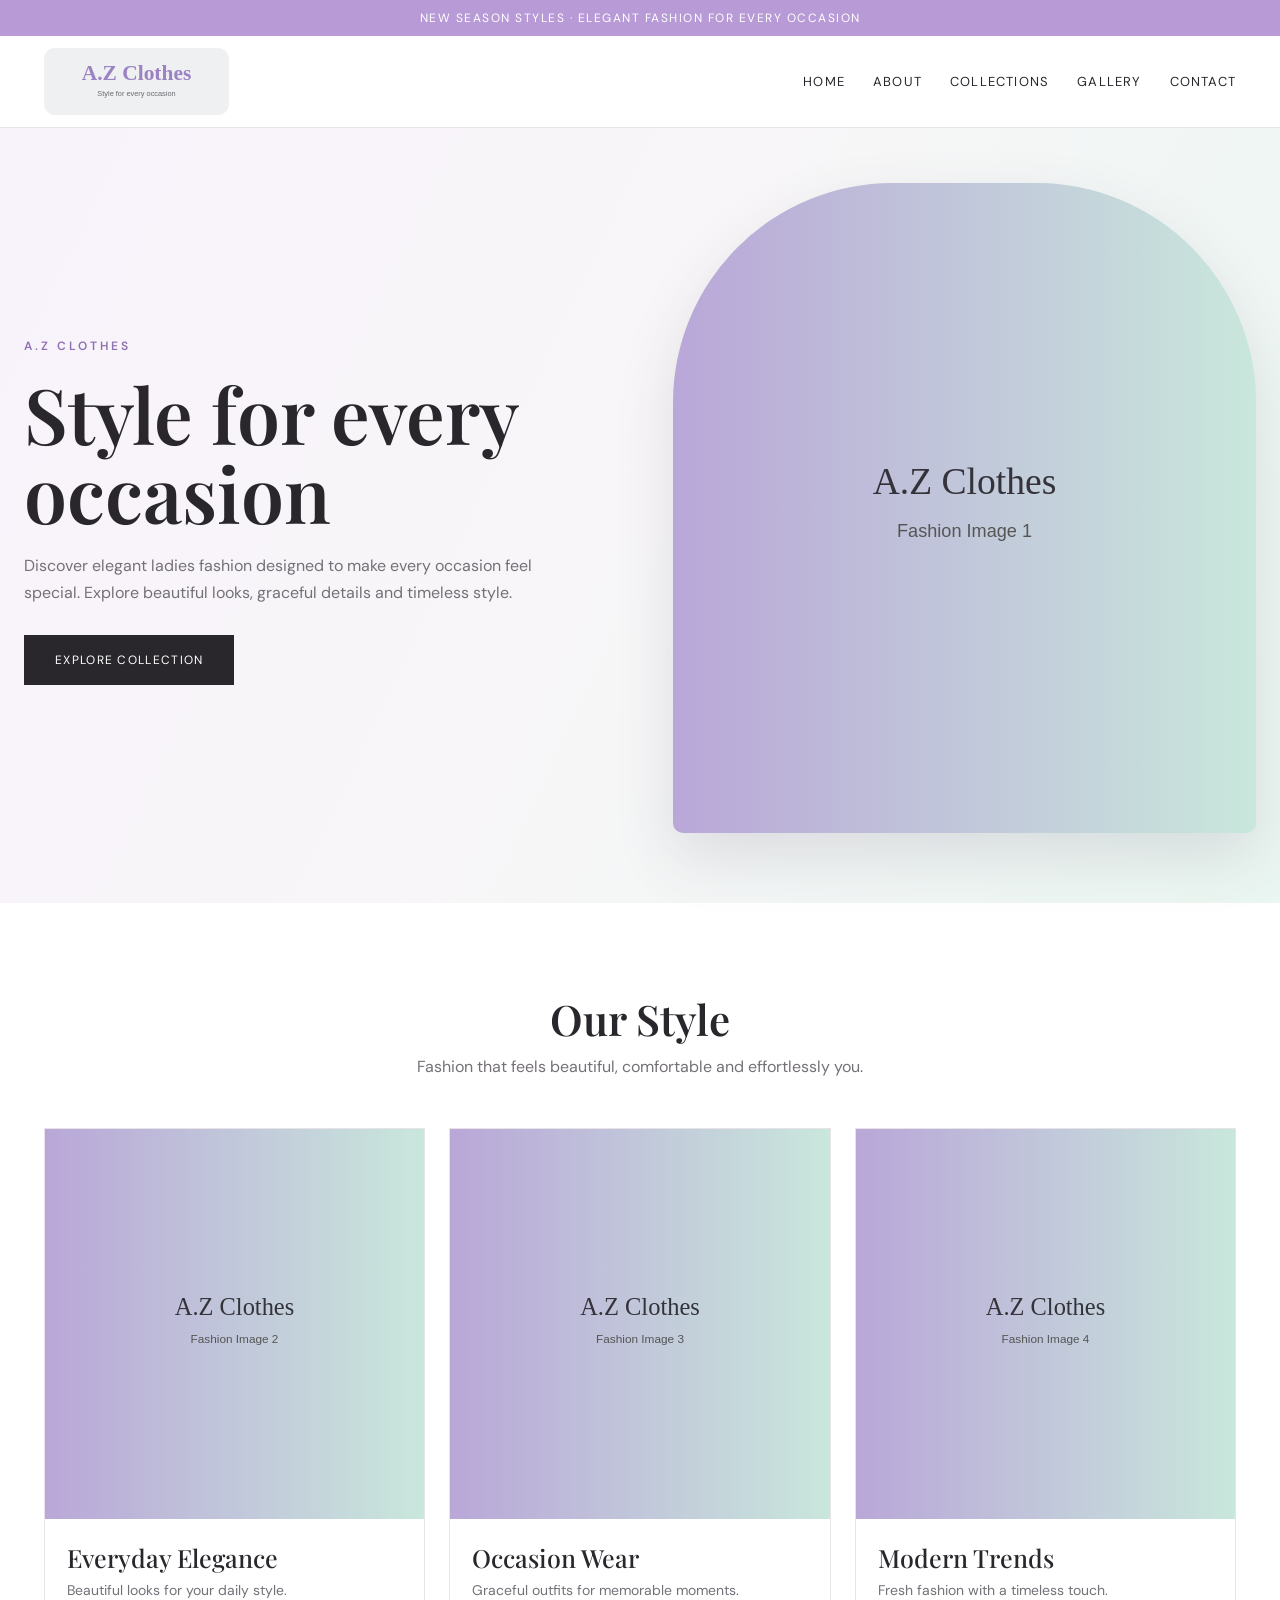
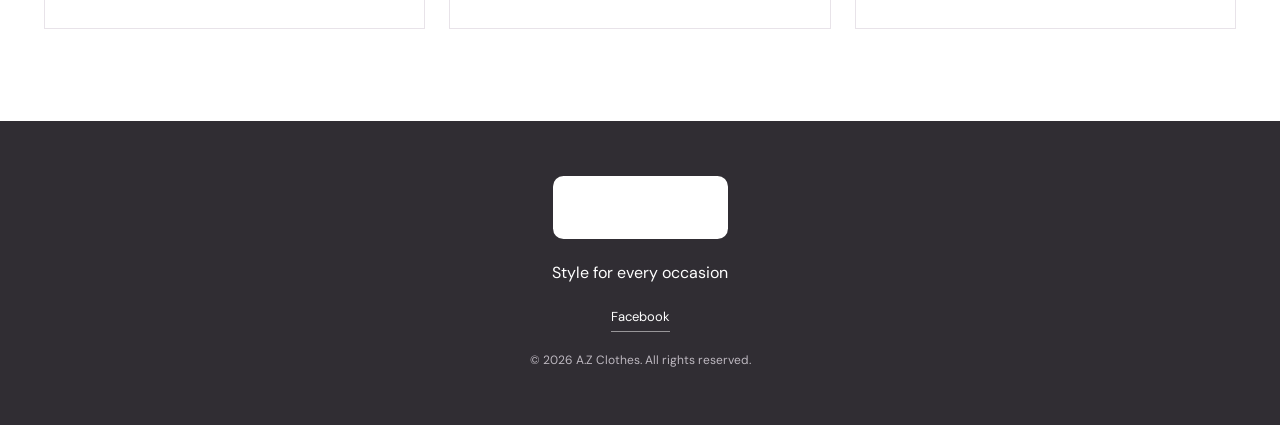
<file: index.html>
<!DOCTYPE html><html lang="en"><head><meta charset="UTF-8"><meta name="viewport" content="width=device-width,initial-scale=1.0"><title>Home | A.Z Clothes</title><link rel="stylesheet" href="style.css"></head><body>
<div class="announcement">New season styles · Elegant fashion for every occasion</div><header><div class="nav"><a class="brand" href="index.html"><img class="logo" src="images/logo.svg" alt="A.Z Clothes logo"></a><nav><a href="index.html">Home</a><a href="about.html">About</a><a href="collections.html">Collections</a><a href="gallery.html">Gallery</a><a href="contact.html">Contact</a></nav></div></header><main><section class="hero"><div class="hero-inner"><div><span class="eyebrow">A.Z Clothes</span><h1>Style for every occasion</h1><p>Discover elegant ladies fashion designed to make every occasion feel special. Explore beautiful looks, graceful details and timeless style.</p><a class="btn" href="collections.html">Explore Collection</a></div><div class="hero-img"><img src="images/fashion1.svg" alt="A.Z Clothes fashion"></div></div></section><section class="section"><h2 class="section-title">Our Style</h2><p class="section-sub">Fashion that feels beautiful, comfortable and effortlessly you.</p><div class="cards"><article class="card"><img src="images/fashion2.svg"><div class="card-body"><h3>Everyday Elegance</h3><p>Beautiful looks for your daily style.</p></div></article><article class="card"><img src="images/fashion3.svg"><div class="card-body"><h3>Occasion Wear</h3><p>Graceful outfits for memorable moments.</p></div></article><article class="card"><img src="images/fashion4.svg"><div class="card-body"><h3>Modern Trends</h3><p>Fresh fashion with a timeless touch.</p></div></article></div></section></main><footer><img class="footer-logo" src="images/logo.svg" alt="A.Z Clothes"><p>Style for every occasion</p><div class="social"><a href="https://www.facebook.com/share/1EngTQccA9/" target="_blank">Facebook</a></div><p class="footer-copy">© 2026 A.Z Clothes. All rights reserved.</p></footer></body></html>
</file>
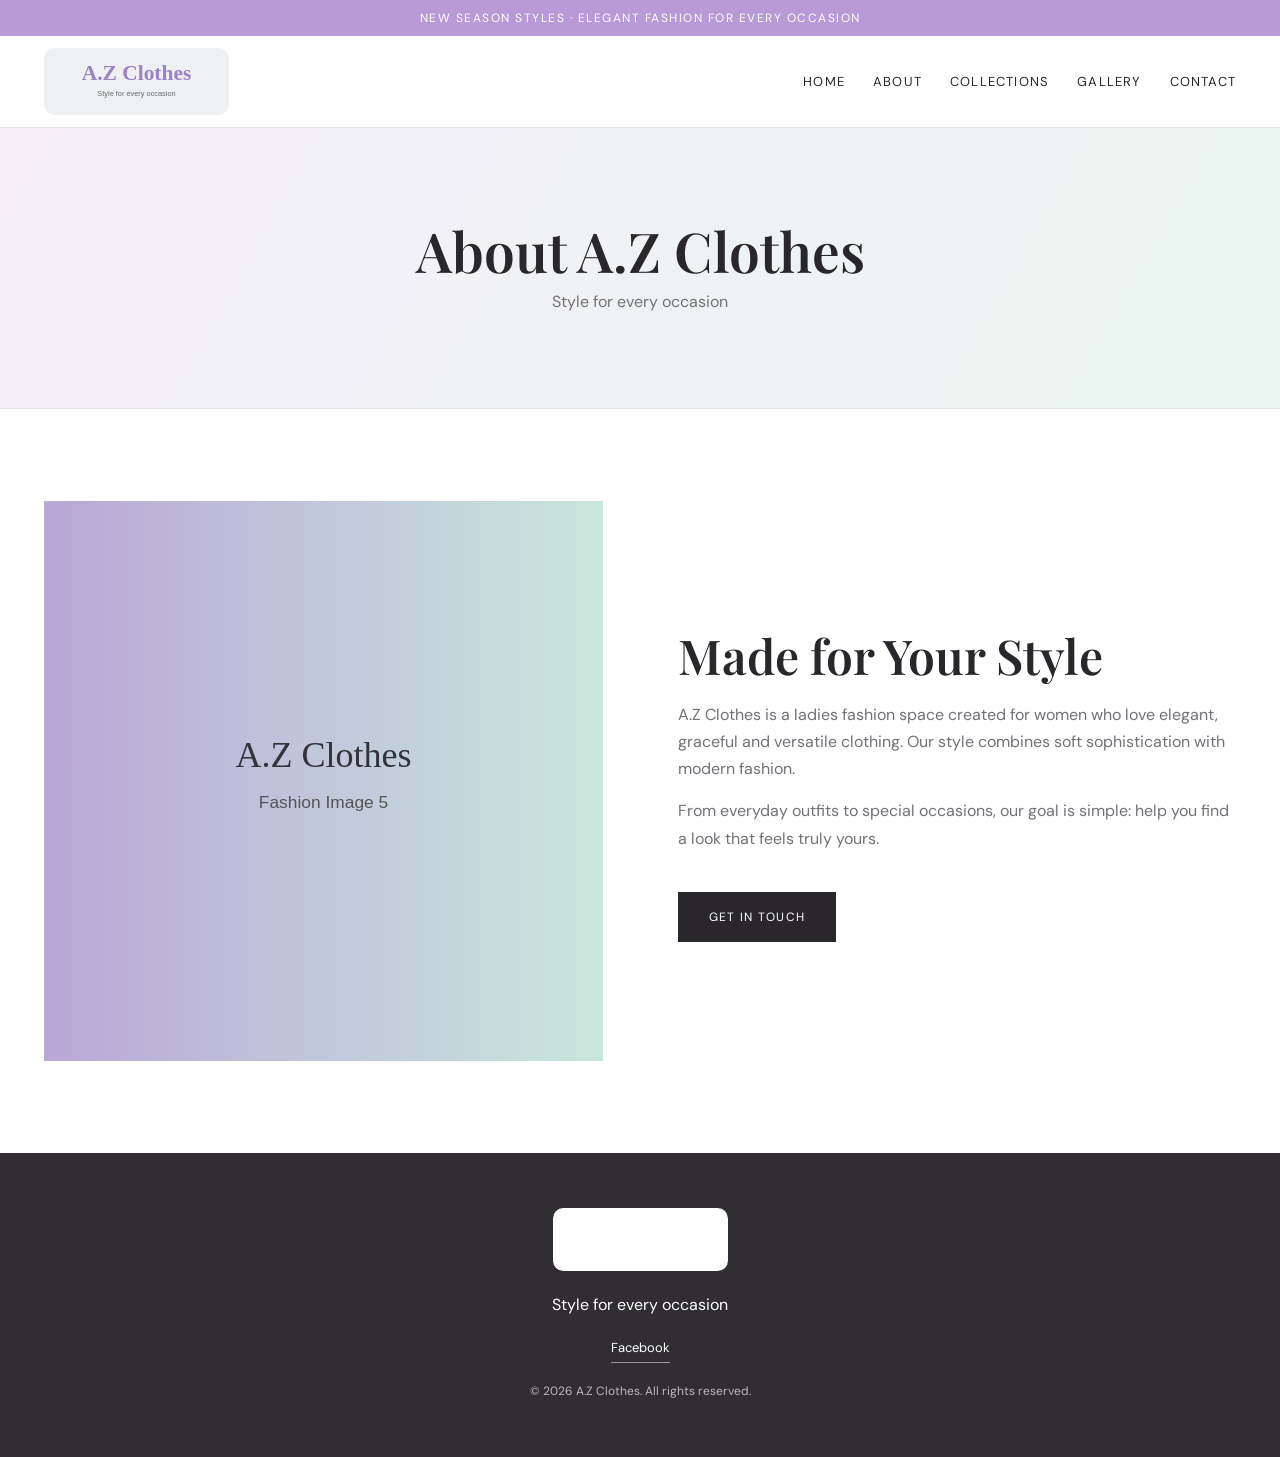
<file: about.html>
<!DOCTYPE html><html lang="en"><head><meta charset="UTF-8"><meta name="viewport" content="width=device-width,initial-scale=1.0"><title>About Us | A.Z Clothes</title><link rel="stylesheet" href="style.css"></head><body>
<div class="announcement">New season styles · Elegant fashion for every occasion</div><header><div class="nav"><a class="brand" href="index.html"><img class="logo" src="images/logo.svg" alt="A.Z Clothes logo"></a><nav><a href="index.html">Home</a><a href="about.html">About</a><a href="collections.html">Collections</a><a href="gallery.html">Gallery</a><a href="contact.html">Contact</a></nav></div></header><main><section class="page-banner"><h1>About A.Z Clothes</h1><p>Style for every occasion</p></section><section class="section about"><div class="two"><img src="images/fashion5.svg"><div><h2>Made for Your Style</h2><p>A.Z Clothes is a ladies fashion space created for women who love elegant, graceful and versatile clothing. Our style combines soft sophistication with modern fashion.</p><p style="margin-top:15px">From everyday outfits to special occasions, our goal is simple: help you find a look that feels truly yours.</p><a class="btn" href="contact.html">Get in Touch</a></div></div></section></main><footer><img class="footer-logo" src="images/logo.svg" alt="A.Z Clothes"><p>Style for every occasion</p><div class="social"><a href="https://www.facebook.com/share/1EngTQccA9/" target="_blank">Facebook</a></div><p class="footer-copy">© 2026 A.Z Clothes. All rights reserved.</p></footer></body></html>
</file>
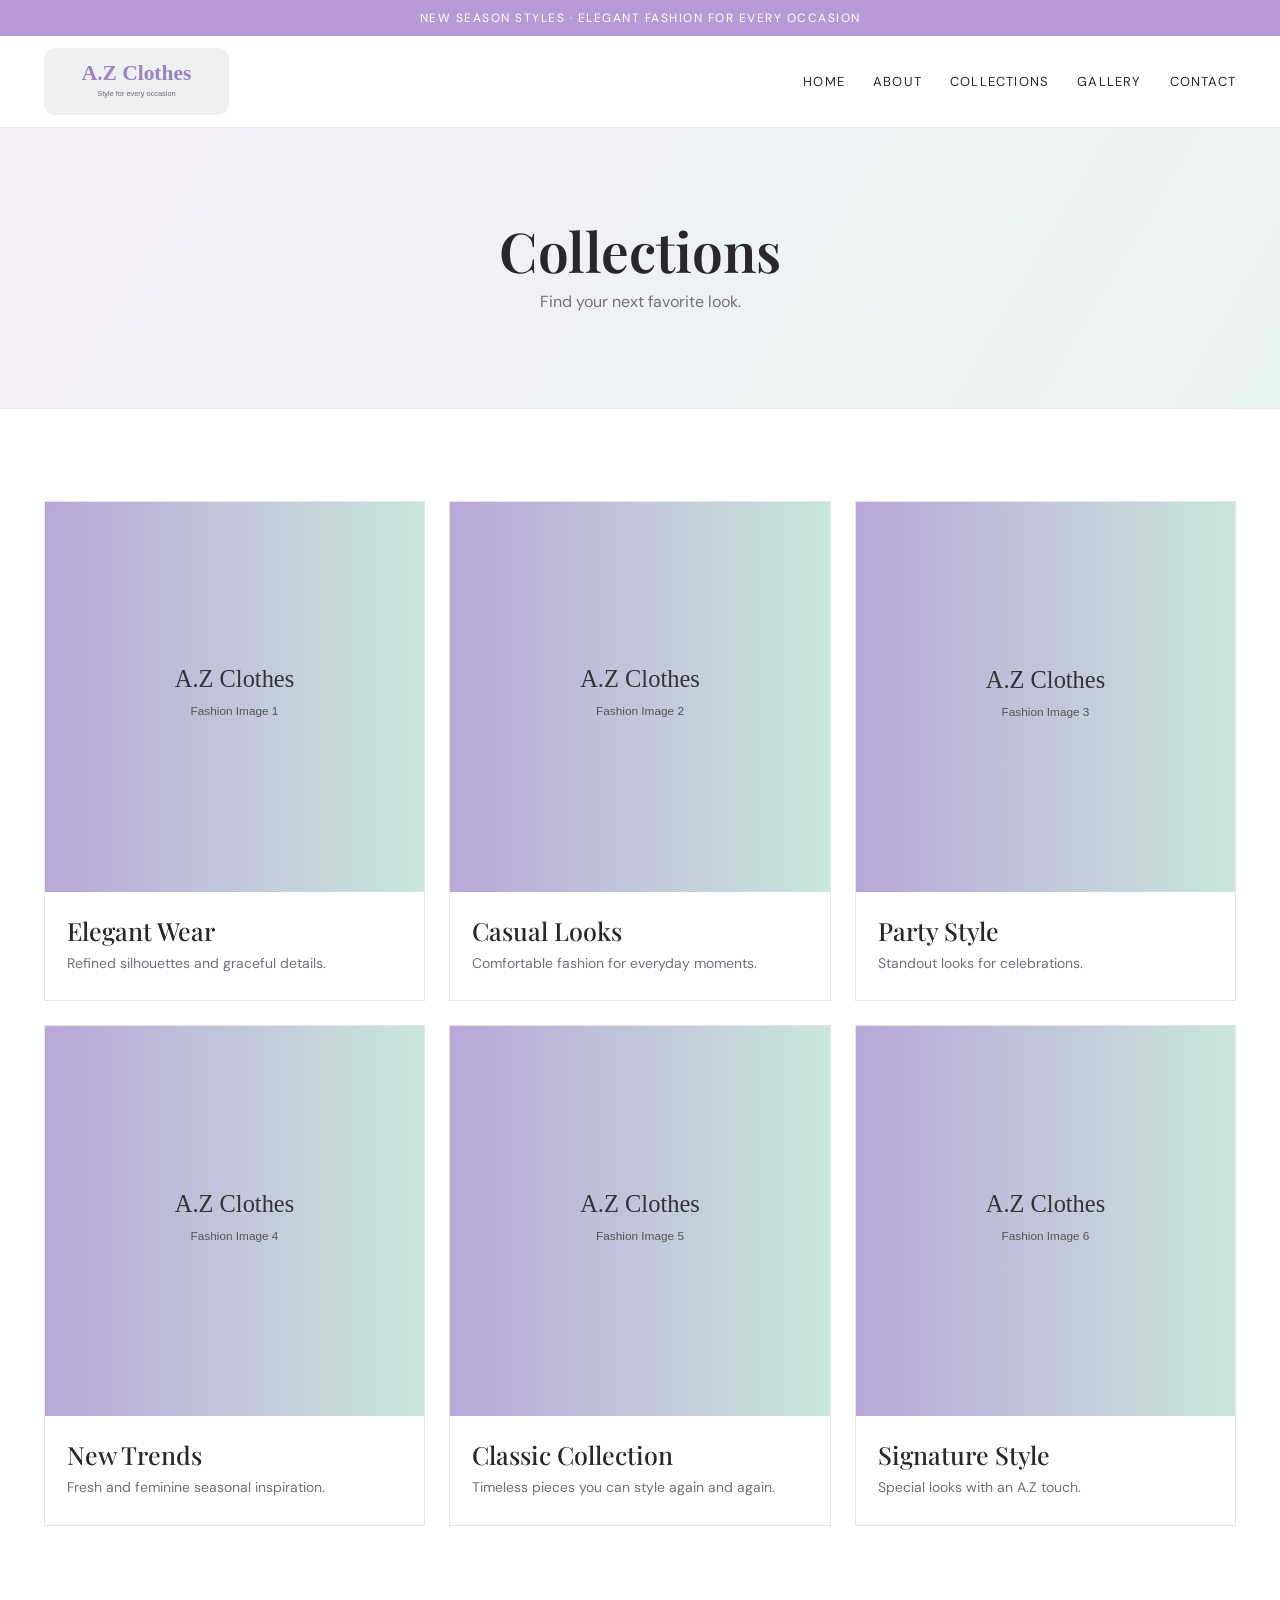
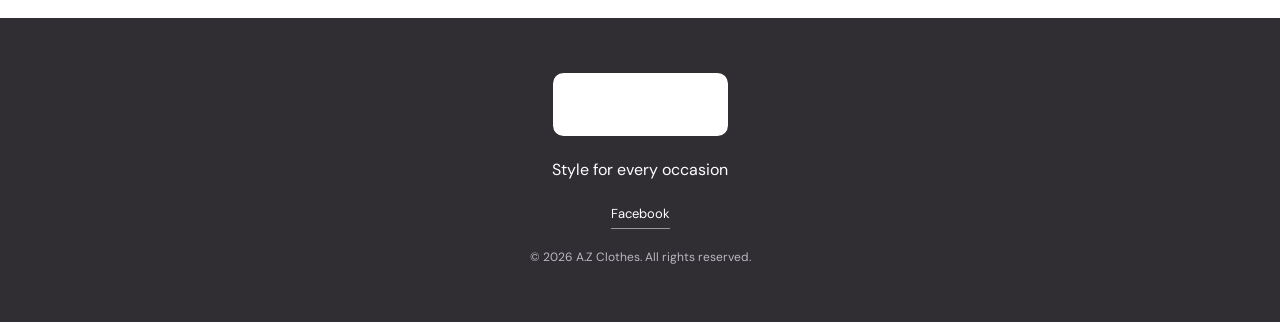
<file: collections.html>
<!DOCTYPE html><html lang="en"><head><meta charset="UTF-8"><meta name="viewport" content="width=device-width,initial-scale=1.0"><title>Collections | A.Z Clothes</title><link rel="stylesheet" href="style.css"></head><body>
<div class="announcement">New season styles · Elegant fashion for every occasion</div><header><div class="nav"><a class="brand" href="index.html"><img class="logo" src="images/logo.svg" alt="A.Z Clothes logo"></a><nav><a href="index.html">Home</a><a href="about.html">About</a><a href="collections.html">Collections</a><a href="gallery.html">Gallery</a><a href="contact.html">Contact</a></nav></div></header><main><section class="page-banner"><h1>Collections</h1><p>Find your next favorite look.</p></section><section class="section"><div class="cards"><article class="card"><img src="images/fashion1.svg"><div class="card-body"><h3>Elegant Wear</h3><p>Refined silhouettes and graceful details.</p></div></article><article class="card"><img src="images/fashion2.svg"><div class="card-body"><h3>Casual Looks</h3><p>Comfortable fashion for everyday moments.</p></div></article><article class="card"><img src="images/fashion3.svg"><div class="card-body"><h3>Party Style</h3><p>Standout looks for celebrations.</p></div></article><article class="card"><img src="images/fashion4.svg"><div class="card-body"><h3>New Trends</h3><p>Fresh and feminine seasonal inspiration.</p></div></article><article class="card"><img src="images/fashion5.svg"><div class="card-body"><h3>Classic Collection</h3><p>Timeless pieces you can style again and again.</p></div></article><article class="card"><img src="images/fashion6.svg"><div class="card-body"><h3>Signature Style</h3><p>Special looks with an A.Z touch.</p></div></article></div></section></main><footer><img class="footer-logo" src="images/logo.svg" alt="A.Z Clothes"><p>Style for every occasion</p><div class="social"><a href="https://www.facebook.com/share/1EngTQccA9/" target="_blank">Facebook</a></div><p class="footer-copy">© 2026 A.Z Clothes. All rights reserved.</p></footer></body></html>
</file>
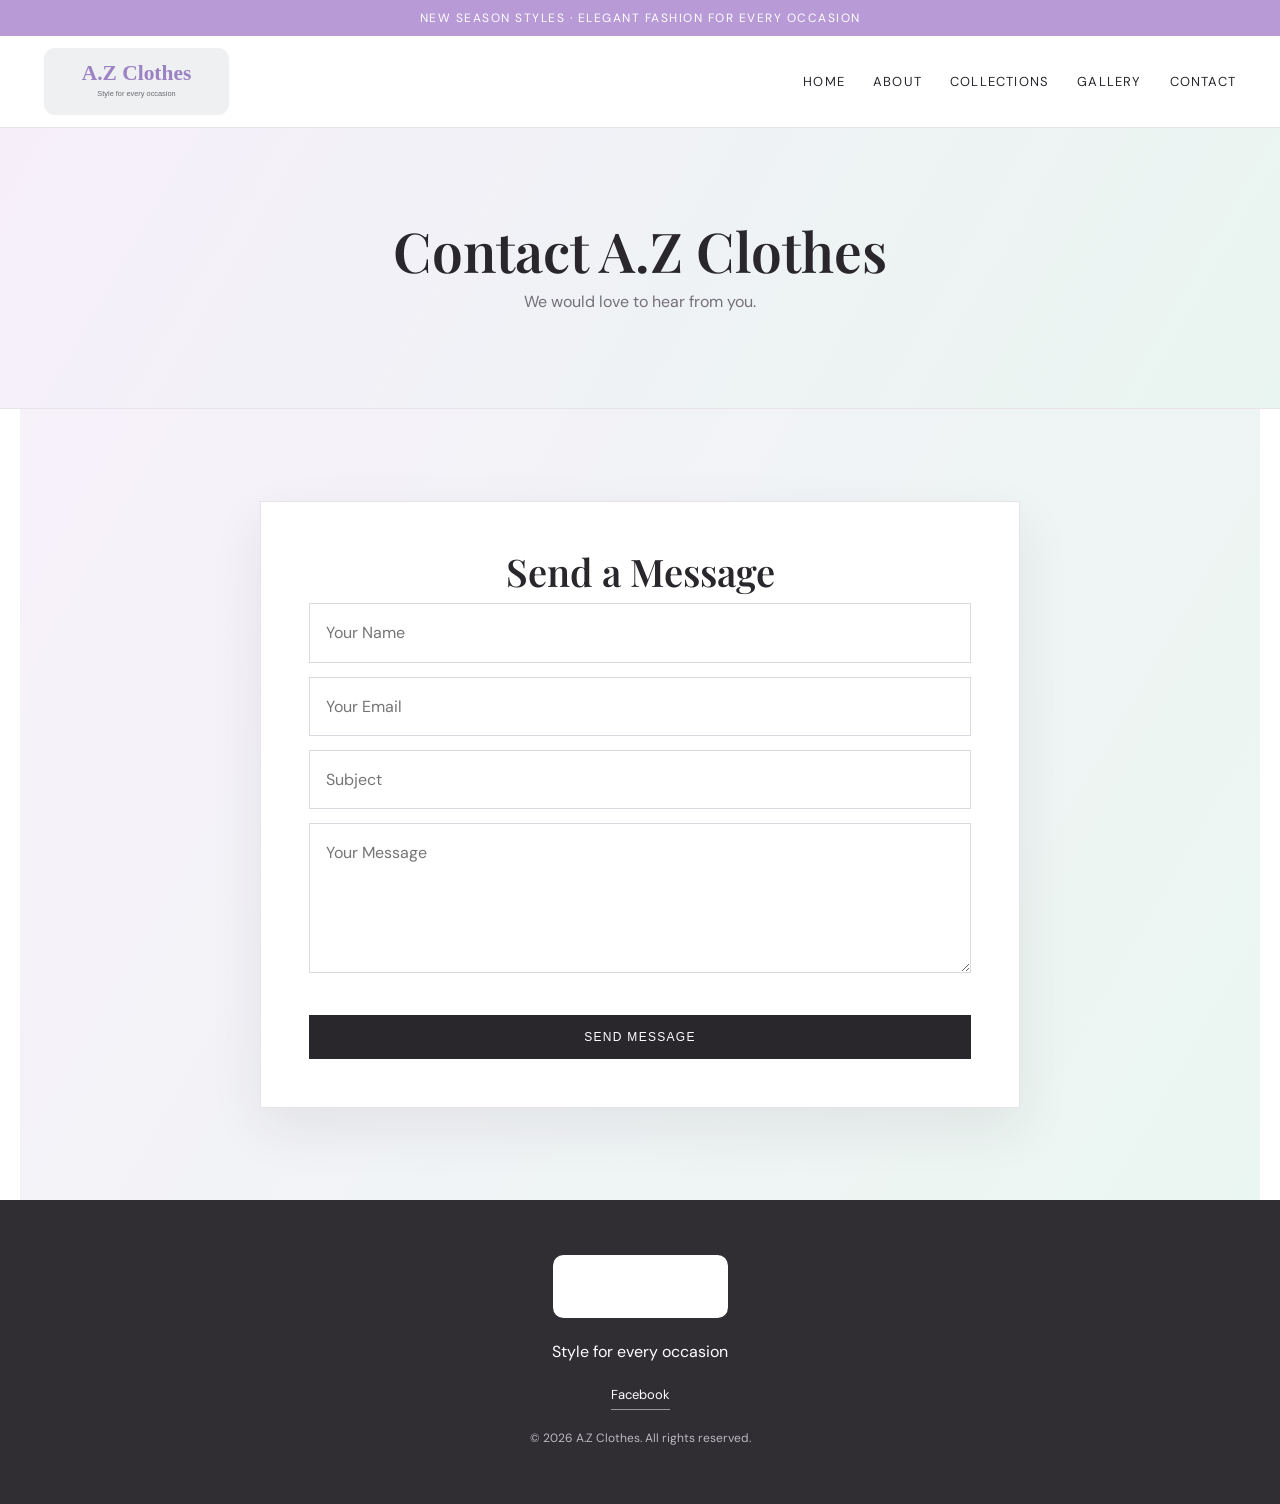
<file: contact.html>
<!DOCTYPE html><html lang="en"><head><meta charset="UTF-8"><meta name="viewport" content="width=device-width,initial-scale=1.0"><title>Contact Us | A.Z Clothes</title><link rel="stylesheet" href="style.css"></head><body>
<div class="announcement">New season styles · Elegant fashion for every occasion</div><header><div class="nav"><a class="brand" href="index.html"><img class="logo" src="images/logo.svg" alt="A.Z Clothes logo"></a><nav><a href="index.html">Home</a><a href="about.html">About</a><a href="collections.html">Collections</a><a href="gallery.html">Gallery</a><a href="contact.html">Contact</a></nav></div></header><main><section class="page-banner"><h1>Contact A.Z Clothes</h1><p>We would love to hear from you.</p></section><section class="section contact"><div class="contact-box"><h2 class="section-title">Send a Message</h2><form class="form"><input type="text" placeholder="Your Name"><input type="email" placeholder="Your Email"><input type="text" placeholder="Subject"><textarea placeholder="Your Message"></textarea><button class="btn" type="submit">Send Message</button></form></div></section></main><footer><img class="footer-logo" src="images/logo.svg" alt="A.Z Clothes"><p>Style for every occasion</p><div class="social"><a href="https://www.facebook.com/share/1EngTQccA9/" target="_blank">Facebook</a></div><p class="footer-copy">© 2026 A.Z Clothes. All rights reserved.</p></footer></body></html>
</file>
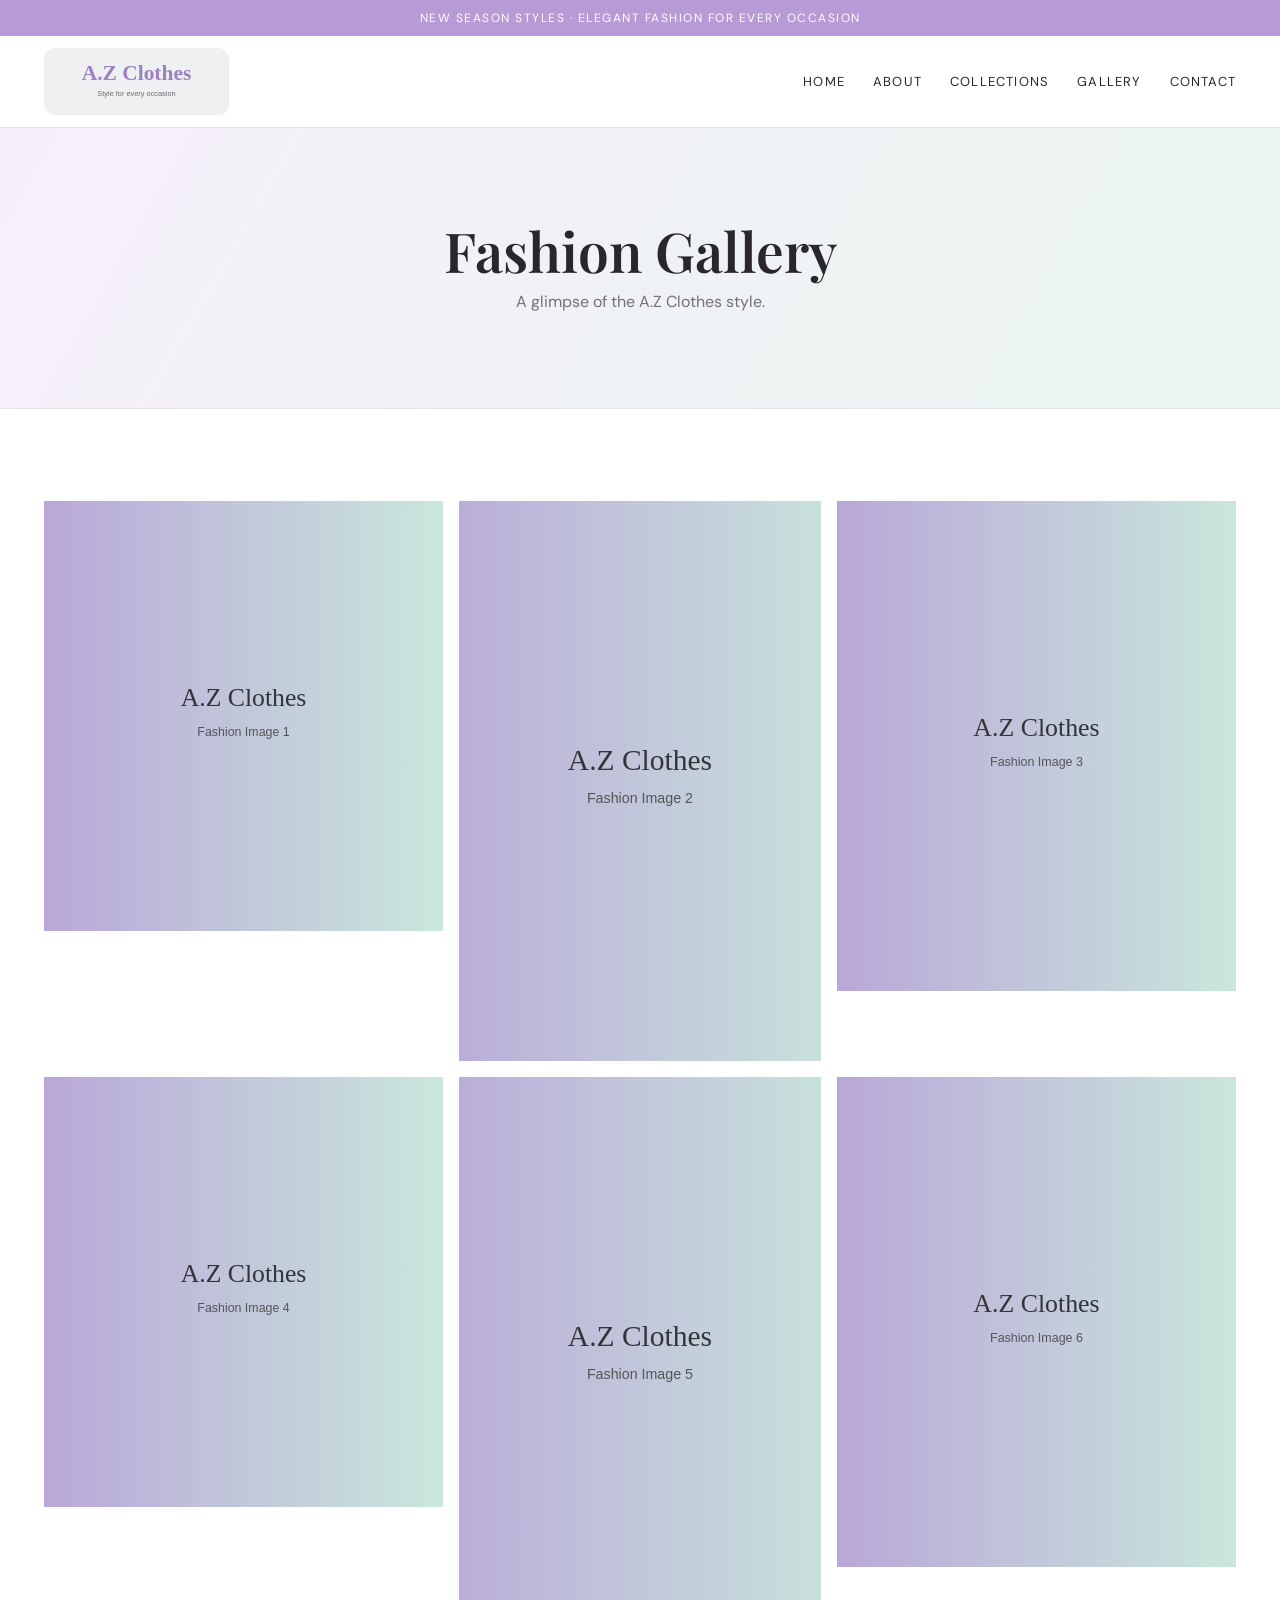
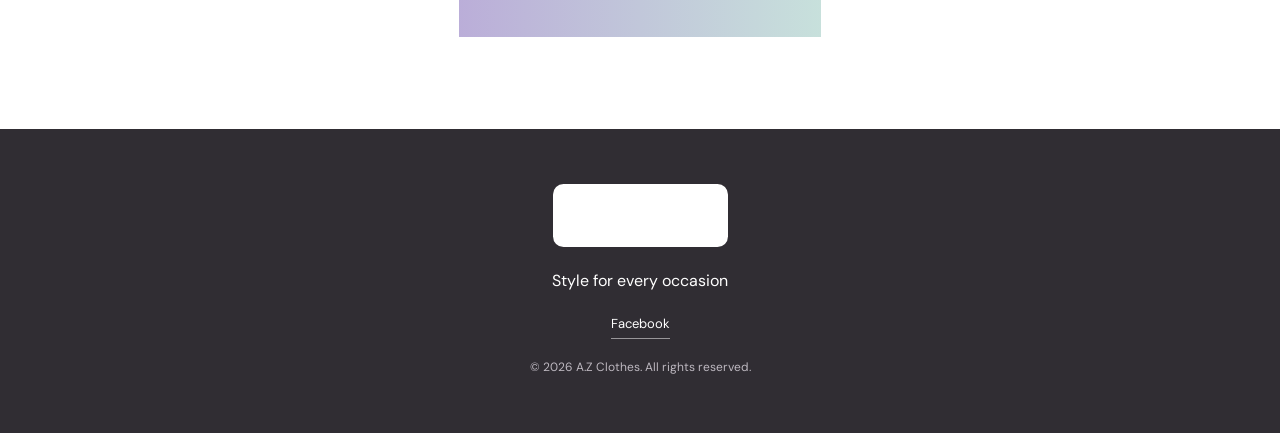
<file: gallery.html>
<!DOCTYPE html><html lang="en"><head><meta charset="UTF-8"><meta name="viewport" content="width=device-width,initial-scale=1.0"><title>Gallery | A.Z Clothes</title><link rel="stylesheet" href="style.css"></head><body>
<div class="announcement">New season styles · Elegant fashion for every occasion</div><header><div class="nav"><a class="brand" href="index.html"><img class="logo" src="images/logo.svg" alt="A.Z Clothes logo"></a><nav><a href="index.html">Home</a><a href="about.html">About</a><a href="collections.html">Collections</a><a href="gallery.html">Gallery</a><a href="contact.html">Contact</a></nav></div></header><main><section class="page-banner"><h1>Fashion Gallery</h1><p>A glimpse of the A.Z Clothes style.</p></section><section class="section"><div class="gallery"><img src="images/fashion1.svg" alt="A.Z Clothes fashion 1"><img src="images/fashion2.svg" alt="A.Z Clothes fashion 2"><img src="images/fashion3.svg" alt="A.Z Clothes fashion 3"><img src="images/fashion4.svg" alt="A.Z Clothes fashion 4"><img src="images/fashion5.svg" alt="A.Z Clothes fashion 5"><img src="images/fashion6.svg" alt="A.Z Clothes fashion 6"></div></section></main><footer><img class="footer-logo" src="images/logo.svg" alt="A.Z Clothes"><p>Style for every occasion</p><div class="social"><a href="https://www.facebook.com/share/1EngTQccA9/" target="_blank">Facebook</a></div><p class="footer-copy">© 2026 A.Z Clothes. All rights reserved.</p></footer></body></html>
</file>
<file: style.css>
@import url('https://fonts.googleapis.com/css2?family=DM+Sans:wght@400;500;600&family=Playfair+Display:wght@500;600;700&display=swap');
:root{--lav:#b79ad6;--lav-dark:#8f70b2;--mint:#cfe9df;--mint-dark:#8bb9aa;--grey:#f3f1f4;--ink:#29272c;--muted:#747078;--white:#fff;--line:#e8e3e9}
*{box-sizing:border-box;margin:0;padding:0}html{scroll-behavior:smooth}body{font-family:'DM Sans',sans-serif;color:var(--ink);background:#fff;line-height:1.7}a{color:inherit}
.announcement{background:var(--lav);color:#fff;text-align:center;padding:8px 15px;font-size:12px;letter-spacing:1.5px;text-transform:uppercase}
header{background:rgba(255,255,255,.96);position:sticky;top:0;z-index:20;border-bottom:1px solid var(--line);backdrop-filter:blur(10px)}
.nav{max-width:1240px;margin:auto;min-height:82px;padding:12px 24px;display:flex;align-items:center;justify-content:space-between;gap:30px}.brand{display:block}.logo{width:185px;height:auto;display:block}
nav{display:flex;gap:28px;align-items:center}nav a{text-decoration:none;font-size:13px;text-transform:uppercase;letter-spacing:1.2px;color:var(--ink);position:relative;padding:8px 0}nav a:after{content:'';position:absolute;left:0;bottom:0;width:0;height:1px;background:var(--lav-dark);transition:.3s}nav a:hover{color:var(--lav-dark)}nav a:hover:after{width:100%}
.hero{background:linear-gradient(115deg,#f8f3fb 0%,#f8f6f8 48%,#eaf6f1 100%);padding:55px 24px 70px}.hero-inner{max-width:1240px;margin:auto;display:grid;grid-template-columns:1fr 1fr;gap:65px;align-items:center}.hero-copy{padding-left:25px}.eyebrow{text-transform:uppercase;letter-spacing:3px;font-size:12px;color:var(--lav-dark);font-weight:600}.hero h1{font:600 clamp(48px,6vw,78px)/1.03 'Playfair Display',serif;max-width:650px;margin:16px 0 20px}.hero p{max-width:560px;color:var(--muted);font-size:16px}.hero-img{height:650px;overflow:hidden;border-radius:220px 220px 10px 10px;box-shadow:0 24px 60px rgba(73,57,82,.13);background:var(--mint)}.hero-img img{width:100%;height:100%;object-fit:cover}
.btn{display:inline-block;margin-top:28px;padding:14px 30px;background:var(--ink);color:#fff;text-decoration:none;text-transform:uppercase;letter-spacing:1.3px;font-size:12px;border:1px solid var(--ink);transition:.3s}.btn:hover{background:var(--lav-dark);border-color:var(--lav-dark);transform:translateY(-2px)}
.section{max-width:1240px;margin:auto;padding:92px 24px}.section-title{text-align:center;font:600 42px/1.15 'Playfair Display',serif;margin-bottom:10px}.section-sub{text-align:center;color:var(--muted);margin:0 auto 48px;max-width:650px}.cards{display:grid;grid-template-columns:repeat(3,1fr);gap:24px}.card{background:#fff;border:1px solid var(--line);transition:.35s;overflow:hidden}.card:hover{transform:translateY(-6px);box-shadow:0 18px 40px rgba(53,39,59,.10)}.card img{width:100%;height:390px;display:block;object-fit:cover;background:var(--grey)}.card-body{padding:22px 22px 25px}.card h3{font:500 25px 'Playfair Display',serif;margin-bottom:5px}.card p{color:var(--muted);font-size:14px}
.editorial{background:var(--grey)}.two{display:grid;grid-template-columns:1fr 1fr;gap:75px;align-items:center}.two img{width:100%;height:560px;object-fit:cover}.two h2{font:600 48px/1.12 'Playfair Display',serif;margin:10px 0 18px}.two p{color:var(--muted);margin-bottom:12px}.kicker{text-transform:uppercase;letter-spacing:2px;font-size:11px;color:var(--lav-dark);font-weight:600}
.page-banner{padding:92px 24px;text-align:center;background:linear-gradient(120deg,#f6effa,#e9f5f0);border-bottom:1px solid var(--line)}.page-banner h1{font:600 55px/1.1 'Playfair Display',serif}.page-banner p{color:var(--muted);margin-top:8px}
.gallery{display:grid;grid-template-columns:1.05fr .95fr 1.05fr;gap:16px;align-items:start}.gallery img{width:100%;height:430px;object-fit:cover;background:var(--grey)}.gallery img:nth-child(2),.gallery img:nth-child(5){height:560px}.gallery img:nth-child(3),.gallery img:nth-child(6){height:490px}
.contact{background:linear-gradient(120deg,#f7f1fa,#eaf6f1)}.contact-box{max-width:760px;margin:auto;background:#fff;padding:48px;border:1px solid var(--line);box-shadow:0 20px 50px rgba(50,35,55,.08)}.contact-box h2{font-size:38px}.form{display:grid;gap:14px}.form input,.form textarea{width:100%;padding:15px 16px;border:1px solid #ddd7df;background:#fff;outline:none;font:inherit;color:var(--ink)}.form input:focus,.form textarea:focus{border-color:var(--lav)}.form textarea{height:150px;resize:vertical}.form .btn{cursor:pointer}
footer{background:#302d33;color:#fff;text-align:center;padding:55px 20px}.footer-logo{width:175px;filter:brightness(0) invert(1);margin-bottom:12px}.social{margin-top:15px}.social a{display:inline-block;color:#fff;text-decoration:none;border-bottom:1px solid rgba(255,255,255,.5);padding-bottom:3px;font-size:13px}.footer-copy{margin-top:18px;font-size:12px;color:#bdb8c0}
@media(max-width:850px){.announcement{font-size:10px}.nav{min-height:72px;padding:10px 16px;flex-direction:column;gap:6px}.logo{width:160px}nav{gap:15px;flex-wrap:wrap;justify-content:center}nav a{font-size:10px}.hero{padding:35px 18px 50px}.hero-inner,.two{grid-template-columns:1fr;gap:35px}.hero-copy{padding-left:0}.hero h1{font-size:48px}.hero-img{height:500px;border-radius:150px 150px 10px 10px}.section{padding:65px 18px}.cards{grid-template-columns:1fr}.card img{height:420px}.two img{height:450px}.two h2{font-size:40px}.gallery{grid-template-columns:1fr}.gallery img,.gallery img:nth-child(2),.gallery img:nth-child(3),.gallery img:nth-child(5),.gallery img:nth-child(6){height:450px}.page-banner{padding:65px 18px}.page-banner h1{font-size:43px}.contact-box{padding:30px 20px}}
</file>
